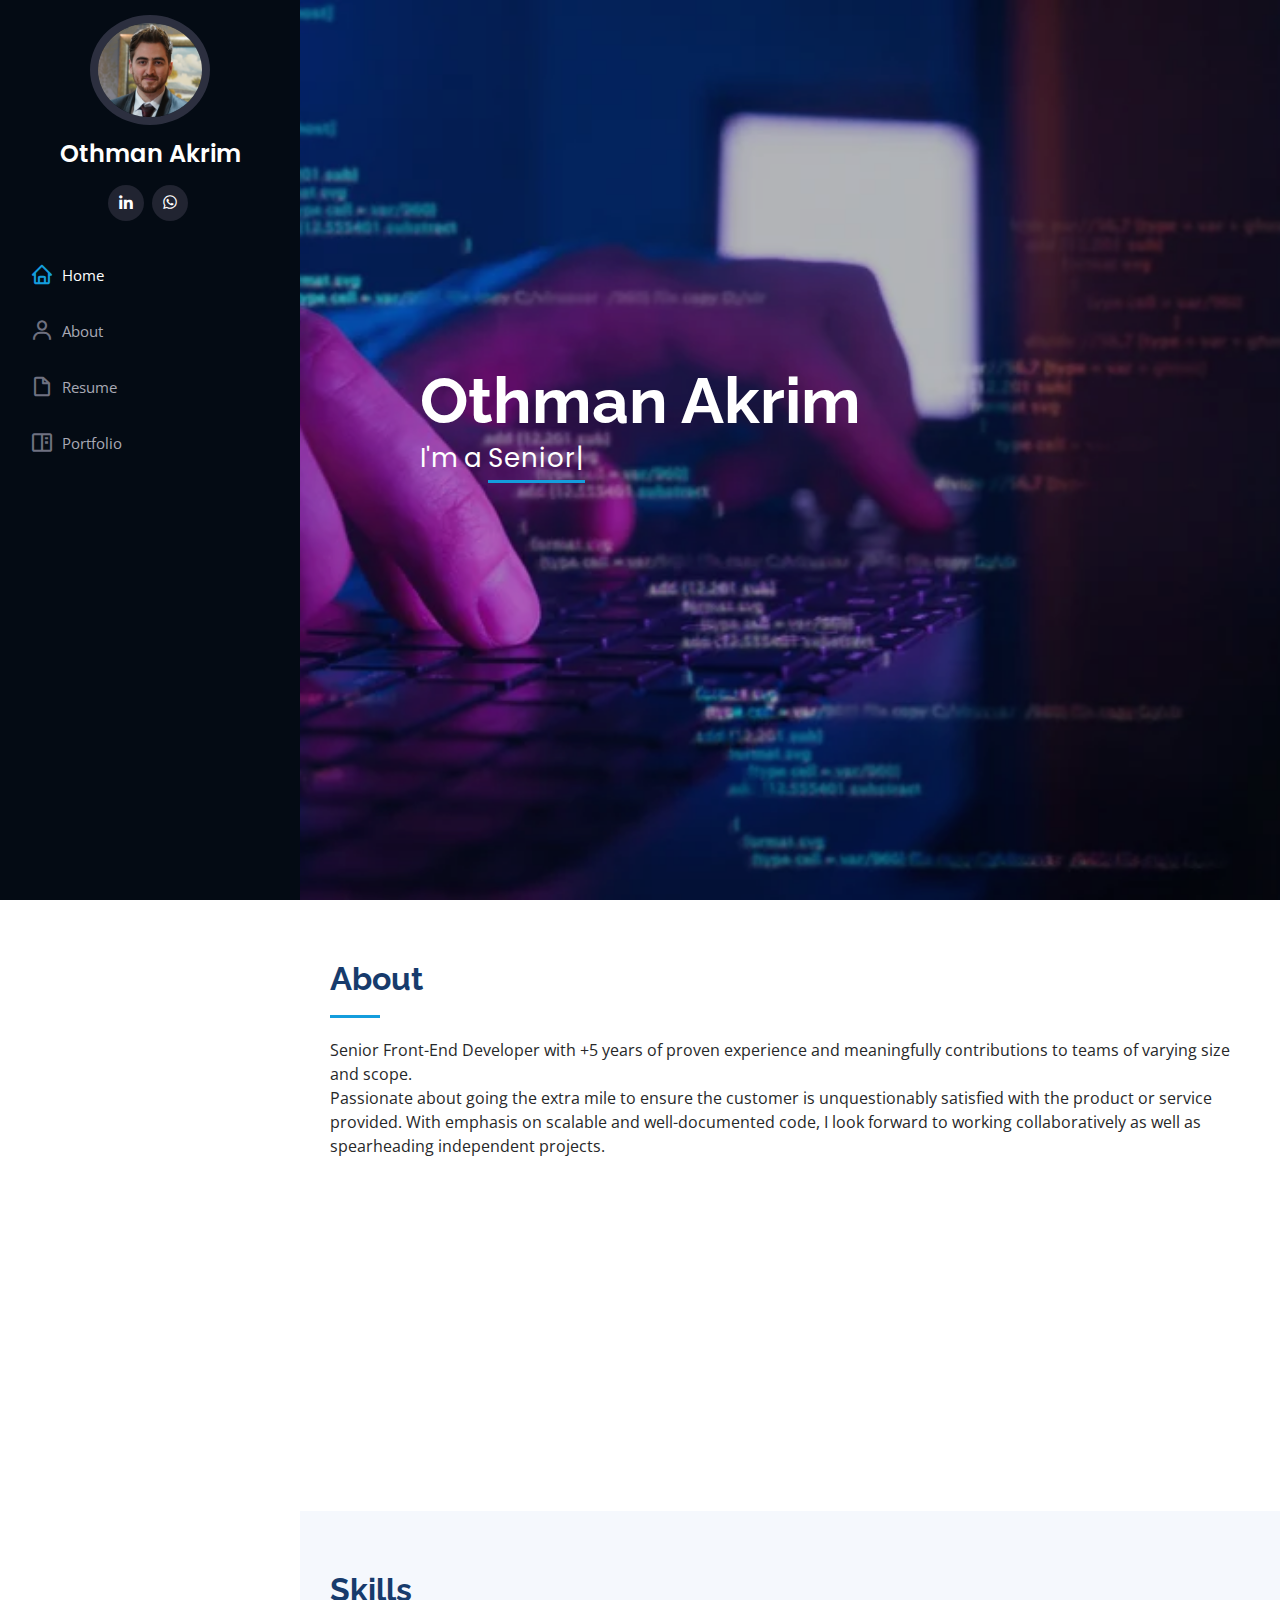
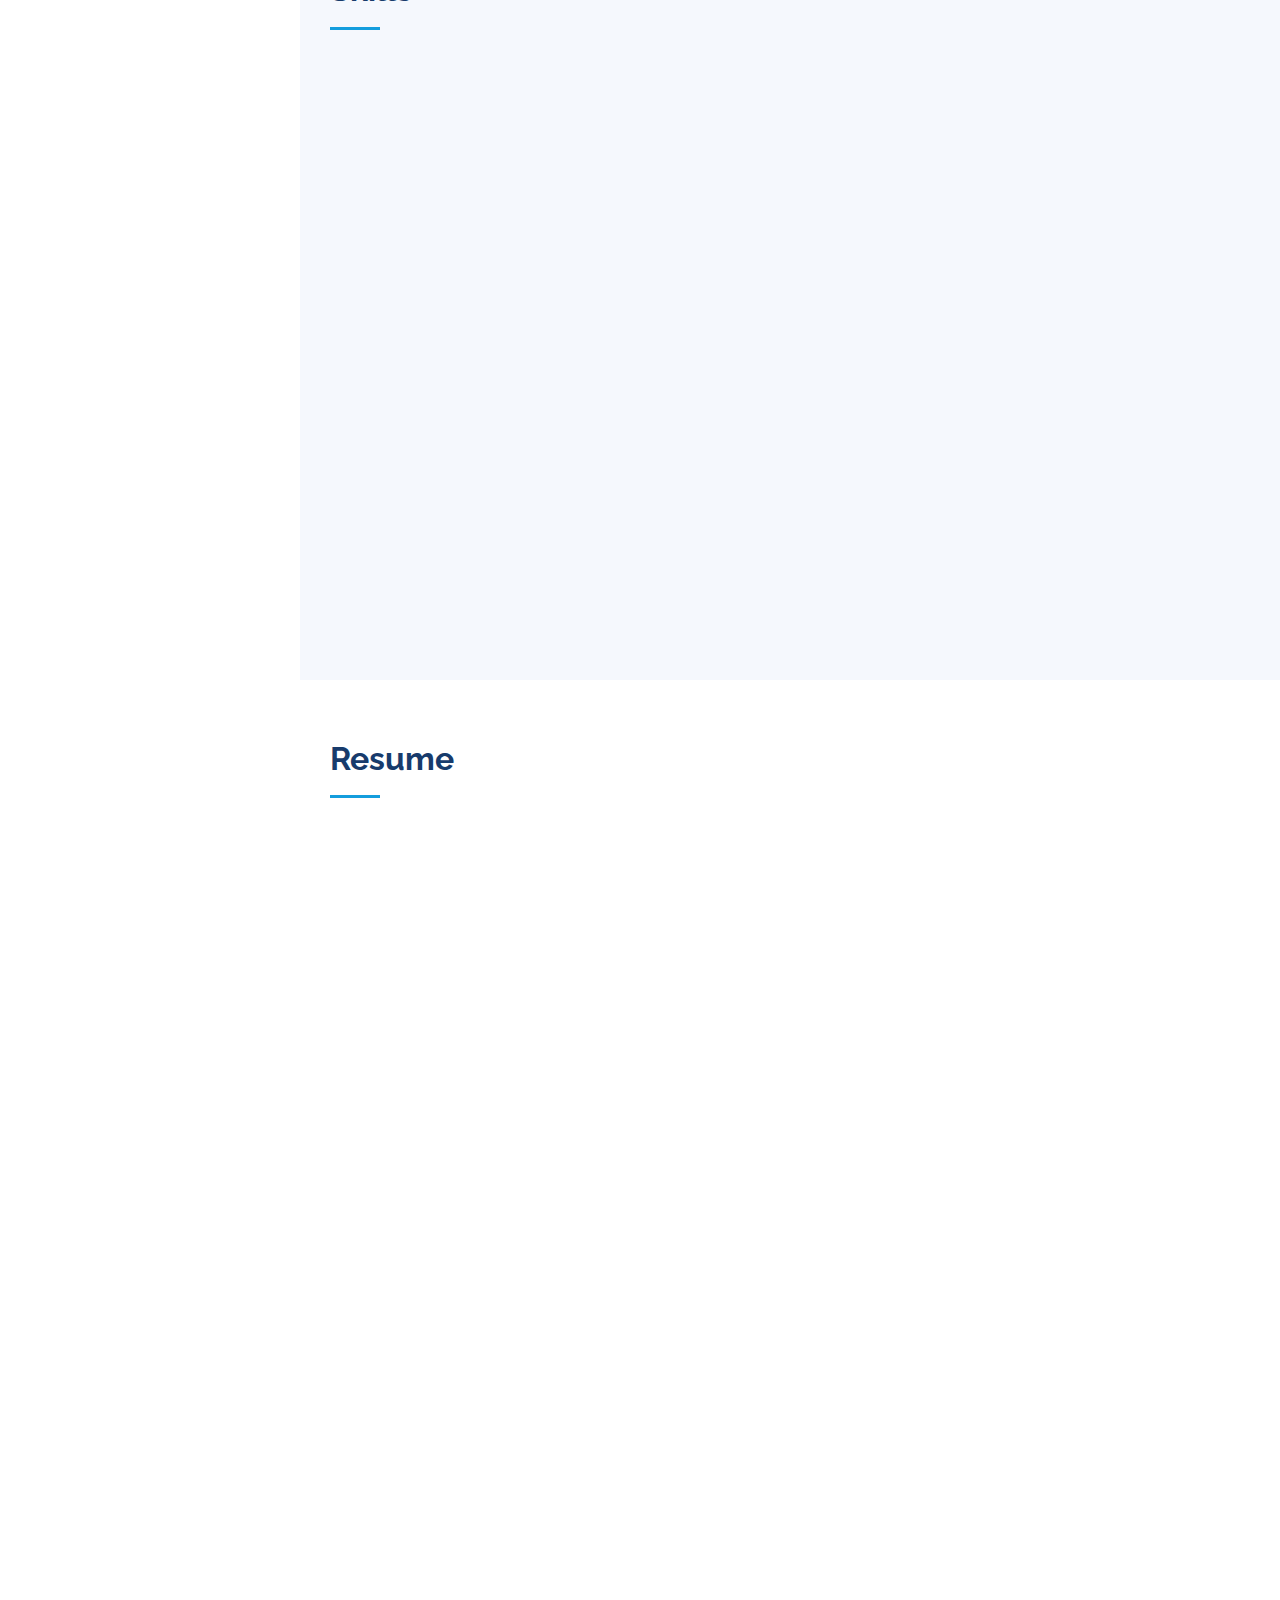
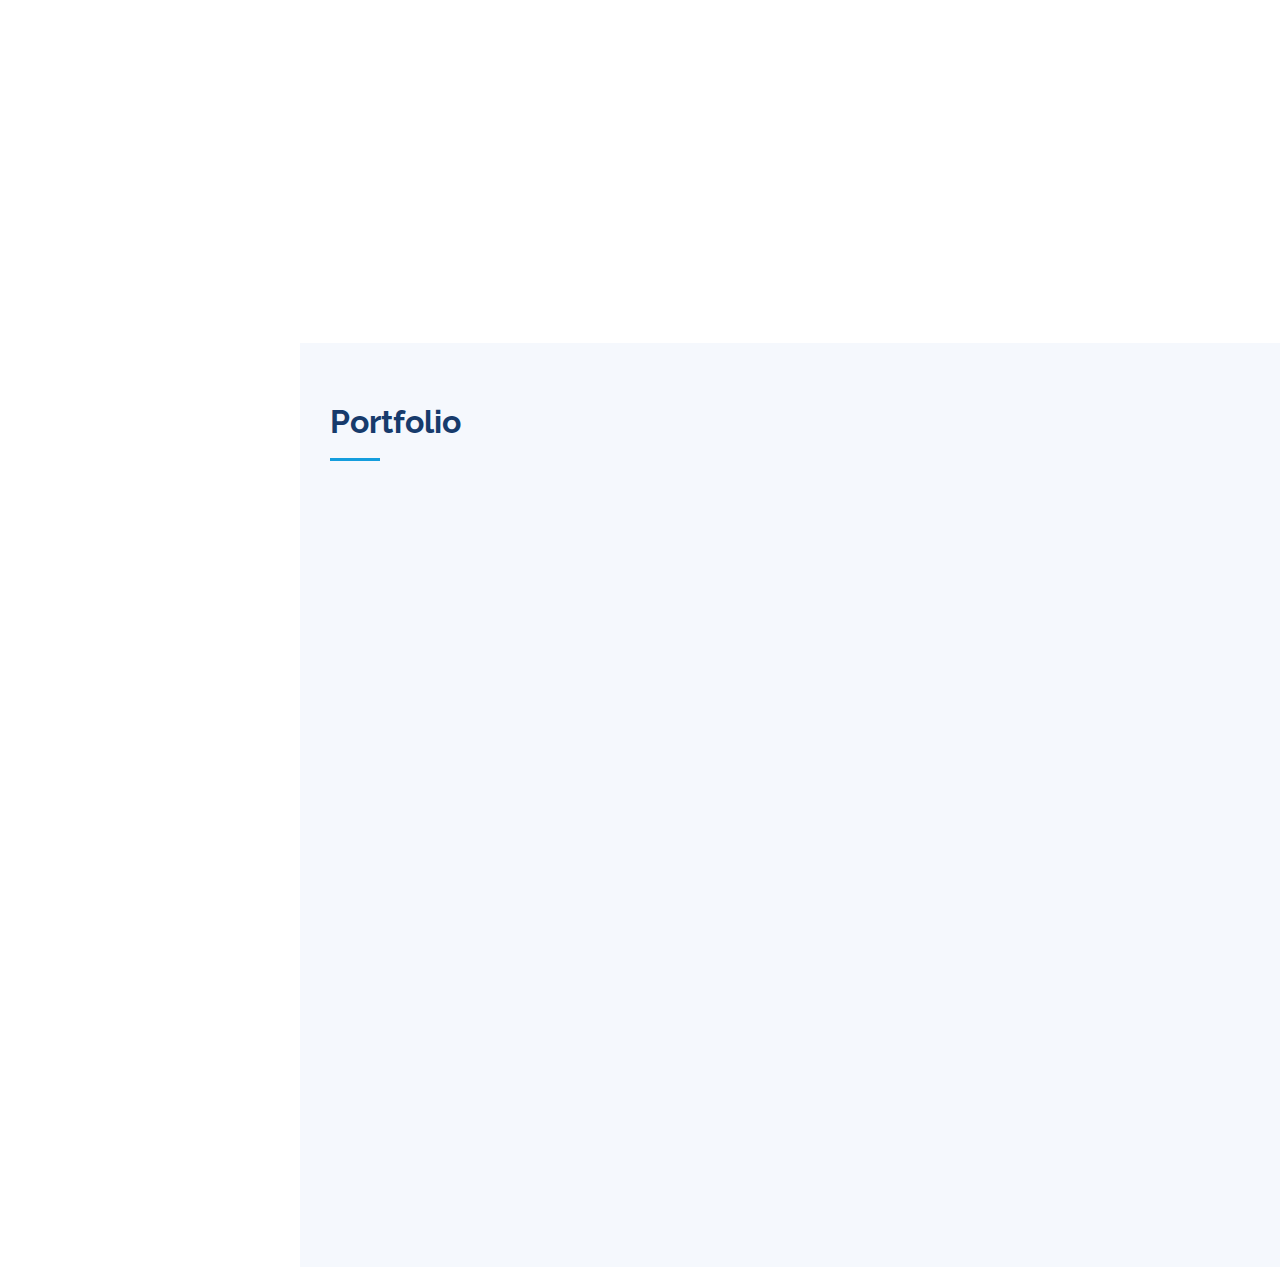
<file: index.html>
<!DOCTYPE html>
<html lang="en">

<head>
  <meta charset="utf-8">
  <meta content="width=device-width, initial-scale=1.0" name="viewport">

  <title>Othman Akrim</title>
  <meta content="" name="description">
  <meta content="" name="keywords">

  <!-- Favicons -->
  <link href="assets/img/favicon.png" rel="icon">
  <link href="assets/img/apple-touch-icon.png" rel="apple-touch-icon">

  <!-- Google Fonts -->
  <link href="https://fonts.googleapis.com/css?family=Open+Sans:300,300i,400,400i,600,600i,700,700i|Raleway:300,300i,400,400i,500,500i,600,600i,700,700i|Poppins:300,300i,400,400i,500,500i,600,600i,700,700i" rel="stylesheet">

  <!-- Vendor CSS Files -->
  <link href="assets/vendor/aos/aos.css" rel="stylesheet">
  <link href="assets/vendor/bootstrap/css/bootstrap.min.css" rel="stylesheet">
  <link href="assets/vendor/bootstrap-icons/bootstrap-icons.css" rel="stylesheet">
  <link href="assets/vendor/boxicons/css/boxicons.min.css" rel="stylesheet">
  <link href="assets/vendor/glightbox/css/glightbox.min.css" rel="stylesheet">
  <link href="assets/vendor/swiper/swiper-bundle.min.css" rel="stylesheet">

  <!-- Template Main CSS File -->
  <link href="assets/css/style.css" rel="stylesheet">

  <!-- =======================================================
  * Template Name: iPortfolio
  * Updated: May 30 2023 with Bootstrap v5.3.0
  * Template URL: https://bootstrapmade.com/iportfolio-bootstrap-portfolio-websites-template/
  * Author: BootstrapMade.com
  * License: https://bootstrapmade.com/license/
  ======================================================== -->
</head>

<body>

  <!-- ======= Mobile nav toggle button ======= -->
  <i class="bi bi-list mobile-nav-toggle d-xl-none"></i>

  <!-- ======= Header ======= -->
  <header id="header">
    <div class="d-flex flex-column">

      <div class="profile">
        <img src="assets/img/otman.png" alt="" class="img-fluid rounded-circle">
        <h1 class="text-light"><a href="index.html">Othman Akrim</a></h1>
        <div class="social-links mt-3 text-center">
          <!-- <a href="#" class="twitter"><i class="bx bxl-twitter"></i></a>
          <a href="#" class="facebook"><i class="bx bxl-facebook"></i></a>
          <a href="#" class="instagram"><i class="bx bxl-instagram"></i></a> -->
          <a href="https://www.linkedin.com/in/othman-akrim-04b65024b/" target="_blank" class="linkedin"><i class="bx bxl-linkedin"></i></a>
          <a href="https://wa.me/+971585850631" target="_blank" class="whatsapp"><i class="bx bxl-whatsapp"></i></a>
        </div>
      </div>

      <nav id="navbar" class="nav-menu navbar">
        <ul>
          <li><a href="#hero" class="nav-link scrollto active"><i class="bx bx-home"></i> <span>Home</span></a></li>
          <li><a href="#about" class="nav-link scrollto"><i class="bx bx-user"></i> <span>About</span></a></li>
          <li><a href="#resume" class="nav-link scrollto"><i class="bx bx-file-blank"></i> <span>Resume</span></a></li>
          <li><a href="#portfolio" class="nav-link scrollto"><i class="bx bx-book-content"></i> <span>Portfolio</span></a></li>
        
        </ul>
      </nav><!-- .nav-menu -->
    </div>
  </header><!-- End Header -->

  <!-- ======= Hero Section ======= -->
  <section id="hero" class="d-flex flex-column justify-content-center align-items-center">
    <div class="hero-container" data-aos="fade-in">
      <h1>Othman Akrim</h1>
      <p>I'm a <span class="typed" data-typed-items="Senior Frontend Developer"></span></p>
    </div>
  </section><!-- End Hero -->

  <main id="main">

    <!-- ======= About Section ======= -->
    <section id="about" class="about">
      <div class="container">

        <div class="section-title">
          <h2>About</h2>
          <p>
              Senior Front-End Developer with +5 years of proven experience and meaningfully contributions to teams of varying size and scope. 
              <br/>
              Passionate about going the extra mile to ensure the customer is 
              unquestionably satisfied with the product or service provided. With emphasis on scalable and well-documented code, I look forward to working collaboratively as well as spearheading independent projects. 
           </p>
        </div>

        <div class="row">
          <div class="col-lg-4" data-aos="fade-right">
            <img src="assets/img/otman.png" class="img-fluid" alt="">
          </div>
          <div class="col-lg-8 pt-4 pt-lg-0 content" data-aos="fade-left">
            <h3>Senior Frontend Web Developer.</h3>
            <!-- <p class="fst-italic">
              Lorem ipsum dolor sit amet, consectetur adipiscing elit, sed do eiusmod tempor incididunt ut labore et dolore
              magna aliqua.
            </p> -->
            <div class="row mt-4">
              <div class="col-lg-6">
                <ul>
                  <li><i class="bi bi-chevron-right"></i> <strong>Birthday:</strong> <span>12 jun 1995</span></li>
                  <!-- <li><i class="bi bi-chevron-right"></i> <strong>Website:</strong> <span>www.example.com</span></li> -->
                  <li><i class="bi bi-chevron-right"></i> <strong>Phone:</strong> <a href="tel:00971585850631">+971585850631</a></li>
                  <li><i class="bi bi-chevron-right"></i> <strong>City:</strong> <span>Dubai, UAE</span></li>
                </ul>
              </div>
              <div class="col-lg-6">
                <ul>
                  <li><i class="bi bi-chevron-right"></i> <strong>Age:</strong> <span>28</span></li>
                  <li><i class="bi bi-chevron-right"></i> <strong>Degree:</strong> <span>Bachelor Degree in Communications Engineering</span></li>
                  <li><i class="bi bi-chevron-right"></i> <strong>Email:</strong> <a href="mailto:osmanakream@gmail.com">osmanakream@gmail.com</a></li>
                  <!-- <li><i class="bi bi-chevron-right"></i> <strong>Freelance:</strong> <span>Available</span></li> -->
                </ul>
              </div>
            </div>
<!--             <p>
              I'm an experienced Front-end Engineer with 5+ years of experience.
              I started my career with some small freelance projects then I started in
              2018 to have a real job and I'm pursuing to achieve my dream to be a
              developer who places a fingerprint using his career.
            </p> -->
          </div>
        </div>

      </div>
    </section><!-- End About Section -->

    <!-- ======= Facts Section ======= -->
    <!-- <section id="facts" class="facts">
      <div class="container">

        <div class="section-title">
          <h2>Facts</h2>
          <p>Magnam dolores commodi suscipit. Necessitatibus eius consequatur ex aliquid fuga eum quidem. Sit sint consectetur velit. Quisquam quos quisquam cupiditate. Et nemo qui impedit suscipit alias ea. Quia fugiat sit in iste officiis commodi quidem hic quas.</p>
        </div>

        <div class="row no-gutters">

          <div class="col-lg-3 col-md-6 d-md-flex align-items-md-stretch" data-aos="fade-up">
            <div class="count-box">
              <i class="bi bi-emoji-smile"></i>
              <span data-purecounter-start="0" data-purecounter-end="232" data-purecounter-duration="1" class="purecounter"></span>
              <p><strong>Happy Clients</strong> consequuntur quae</p>
            </div>
          </div>

          <div class="col-lg-3 col-md-6 d-md-flex align-items-md-stretch" data-aos="fade-up" data-aos-delay="100">
            <div class="count-box">
              <i class="bi bi-journal-richtext"></i>
              <span data-purecounter-start="0" data-purecounter-end="521" data-purecounter-duration="1" class="purecounter"></span>
              <p><strong>Projects</strong> adipisci atque cum quia aut</p>
            </div>
          </div>

          <div class="col-lg-3 col-md-6 d-md-flex align-items-md-stretch" data-aos="fade-up" data-aos-delay="200">
            <div class="count-box">
              <i class="bi bi-headset"></i>
              <span data-purecounter-start="0" data-purecounter-end="1453" data-purecounter-duration="1" class="purecounter"></span>
              <p><strong>Hours Of Support</strong> aut commodi quaerat</p>
            </div>
          </div>

          <div class="col-lg-3 col-md-6 d-md-flex align-items-md-stretch" data-aos="fade-up" data-aos-delay="300">
            <div class="count-box">
              <i class="bi bi-people"></i>
              <span data-purecounter-start="0" data-purecounter-end="32" data-purecounter-duration="1" class="purecounter"></span>
              <p><strong>Hard Workers</strong> rerum asperiores dolor</p>
            </div>
          </div>

        </div>

      </div>
    </section> -->
    <!-- End Facts Section -->

    <!-- ======= Skills Section ======= -->
    <section id="skills" class="skills section-bg">
      <div class="container">

        <div class="section-title">
          <h2>Skills</h2>
          <!-- <p>Magnam dolores commodi suscipit. Necessitatibus eius consequatur ex aliquid fuga eum quidem. Sit sint consectetur velit. Quisquam quos quisquam cupiditate. Et nemo qui impedit suscipit alias ea. Quia fugiat sit in iste officiis commodi quidem hic quas.</p> -->
        </div>

        <div class="row skills-content">

          <div class="col-lg-6" data-aos="fade-up">

            <div class="progress">
              <span class="skill">HTML & CSS <i class="val">100%</i></span>
              <div class="progress-bar-wrap">
                <div class="progress-bar" role="progressbar" aria-valuenow="100" aria-valuemin="0" aria-valuemax="100"></div>
              </div>
            </div>

            <div class="progress">
              <span class="skill">JavaScript  <i class="val">100%</i></span>
              <div class="progress-bar-wrap">
                <div class="progress-bar" role="progressbar" aria-valuenow="100" aria-valuemin="0" aria-valuemax="100"></div>
              </div>
            </div>

            <div class="progress">
              <span class="skill">ReactJs  <i class="val">100%</i></span>
              <div class="progress-bar-wrap">
                <div class="progress-bar" role="progressbar" aria-valuenow="100" aria-valuemin="0" aria-valuemax="100"></div>
              </div>
            </div>

            <div class="progress">
              <span class="skill">Material UI  <i class="val">70%</i></span>
              <div class="progress-bar-wrap">
                <div class="progress-bar" role="progressbar" aria-valuenow="70" aria-valuemin="0" aria-valuemax="100"></div>
              </div>
            </div>

            <div class="progress">
              <span class="skill">redux  <i class="val">100%</i></span>
              <div class="progress-bar-wrap">
                <div class="progress-bar" role="progressbar" aria-valuenow="100" aria-valuemin="0" aria-valuemax="100"></div>
              </div>
            </div>

            <div class="progress">
              <span class="skill">Jest  <i class="val">50%</i></span>
              <div class="progress-bar-wrap">
                <div class="progress-bar" role="progressbar" aria-valuenow="50" aria-valuemin="0" aria-valuemax="100"></div>
              </div>
            </div>

            <div class="progress">
              <span class="skill">GSAP Animation <i class="val">80%</i></span>
              <div class="progress-bar-wrap">
                <div class="progress-bar" role="progressbar" aria-valuenow="80" aria-valuemin="0" aria-valuemax="100"></div>
              </div>
            </div>

            <div class="progress">
              <span class="skill">NodeJs <i class="val">60%</i></span>
              <div class="progress-bar-wrap">
                <div class="progress-bar" role="progressbar" aria-valuenow="60" aria-valuemin="0" aria-valuemax="100"></div>
              </div>
            </div>

            <div class="progress">
              <span class="skill">MongoDB 
                <i class="val">40%</i></span>
              <div class="progress-bar-wrap">
                <div class="progress-bar" role="progressbar" aria-valuenow="40" aria-valuemin="0" aria-valuemax="100"></div>
              </div>
            </div>

          </div>

          <div class="col-lg-6" data-aos="fade-up" data-aos-delay="100">

            <div class="progress">
              <span class="skill">NextJs <i class="val">100%</i></span>
              <div class="progress-bar-wrap">
                <div class="progress-bar" role="progressbar" aria-valuenow="100" aria-valuemin="0" aria-valuemax="100"></div>
              </div>
            </div>

            <div class="progress">
              <span class="skill">TypeScript /CMS <i class="val">80%</i></span>
              <div class="progress-bar-wrap">
                <div class="progress-bar" role="progressbar" aria-valuenow="80" aria-valuemin="0" aria-valuemax="100"></div>
              </div>
            </div>

            <div class="progress">
              <span class="skill">TailwindCss  <i class="val">100%</i></span>
              <div class="progress-bar-wrap">
                <div class="progress-bar" role="progressbar" aria-valuenow="100" aria-valuemin="0" aria-valuemax="100"></div>
              </div>
            </div>

            <div class="progress">
              <span class="skill">GIT  <i class="val">80%</i></span>
              <div class="progress-bar-wrap">
                <div class="progress-bar" role="progressbar" aria-valuenow="80" aria-valuemin="0" aria-valuemax="100"></div>
              </div>
            </div>

            <div class="progress">
              <span class="skill">GraphQL  <i class="val">70%</i></span>
              <div class="progress-bar-wrap">
                <div class="progress-bar" role="progressbar" aria-valuenow="70" aria-valuemin="0" aria-valuemax="100"></div>
              </div>
            </div>

            <div class="progress">
              <span class="skill">Agile & Scrum  <i class="val">70%</i></span>
              <div class="progress-bar-wrap">
                <div class="progress-bar" role="progressbar" aria-valuenow="70" aria-valuemin="0" aria-valuemax="100"></div>
              </div>
            </div>

            <div class="progress">
              <span class="skill">Docker  <i class="val">50%</i></span>
              <div class="progress-bar-wrap">
                <div class="progress-bar" role="progressbar" aria-valuenow="50" aria-valuemin="0" aria-valuemax="100"></div>
              </div>
            </div>

            <div class="progress">
              <span class="skill">ExpressJs  <i class="val">50%</i></span>
              <div class="progress-bar-wrap">
                <div class="progress-bar" role="progressbar" aria-valuenow="50" aria-valuemin="0" aria-valuemax="100"></div>
              </div>
            </div>

          </div>

        </div>

      </div>
    </section><!-- End Skills Section -->

    <!-- ======= Resume Section ======= -->
    <section id="resume" class="resume">
      <div class="container">

        <div class="section-title">
          <h2>Resume</h2>
          <!-- <p>Magnam dolores commodi suscipit. Necessitatibus eius consequatur ex aliquid fuga eum quidem. Sit sint consectetur velit. Quisquam quos quisquam cupiditate. Et nemo qui impedit suscipit alias ea. Quia fugiat sit in iste officiis commodi quidem hic quas.</p> -->
        </div>

        <div class="row">
        
          <div class="col-lg-6" data-aos="fade-up" data-aos-delay="100">
            <h3 class="resume-title">Work Experience</h3>
            <div class="resume-item">
              <h4>Frontend Web Developer</h4>
              <h5>2019 - Present</h5>
              <p><em>LARSA Technologies, Dubai </em></p>
              <ul>
                <li>Maintaining newly developed and legacy systems high-profile
                  progressive web application utilizing. using microservices Front
                  End: TypeScript, React.js, Redux, Next.js, Tailwind CSS.</li>
                <li>Developing advanced and large services for government institutions. Such as educational services like (Linked In learning),
                  Headless CMS Like (Strapi& Contentful), traditional CMS, journalsystem (Like Manuscript Manager), and awards programs etc. </li>
                
              </ul>
            </div>
            <div class="resume-item">
              <h4>Frontend Web Developer</h4>
              <h5>2018 - 2019</h5>
              <p><em>SoftTech, Damascus</em></p>
              <ul>
                <li>Developed and maintained websites and CMS for the company.</li>
                <li>Worked to ensure a perfect user experience.</li>
                <li>Helped to achieve a consistent look and visual theme
                  across the website.</li>
                <li>technologies: React.js, HTML, CSS, Material UI, JavaScript. </li>
              </ul>
            </div>
            <div class="resume-item">
              <h4>Frontend Web Developer</h4>
              <h5>2017 - Present</h5>
              <p><em>Freelancer</em></p>
              <ul>
                <li> Developed and maintained simple websites and CMS for
                  my clients. </li>
                <li>technologies: React.j, HTML, CSS, Material UI, JavaScript. </li>
               
              </ul>
            </div>
          </div>
          <div class="col-lg-6" data-aos="fade-up">
            <!-- <h3 class="resume-title">Sumary</h3>
            <div class="resume-item pb-0">
              <h4>Alex Smith</h4>
              <p><em>Innovative and deadline-driven Graphic Designer with 3+ years of experience designing and developing user-centered digital/print marketing material from initial concept to final, polished deliverable.</em></p>
              <ul>
                <li>Portland par 127,Orlando, FL</li>
                <li>(123) 456-7891</li>
                <li>alice.barkley@example.com</li>
              </ul>
            </div> -->

            <h3 class="resume-title">Education</h3>
            <div class="resume-item">
              <h4>Electronics and communications Engineering</h4>
              <h5>2013 - 2020</h5>
              <p><em>Damascus University, Damascus</em></p>
              <p>Graduated with a rating of very good. </p>
            </div>
            <!-- <div class="resume-item">
              <h4>Bachelor of Fine Arts &amp; Graphic Design</h4>
              <h5>2010 - 2014</h5>
              <p><em>Rochester Institute of Technology, Rochester, NY</em></p>
              <p>Quia nobis sequi est occaecati aut. Repudiandae et iusto quae reiciendis et quis Eius vel ratione eius unde vitae rerum voluptates asperiores voluptatem Earum molestiae consequatur neque etlon sader mart dila</p>
            </div> -->
          </div>
        </div>

      </div>
    </section><!-- End Resume Section -->

    <!-- ======= Portfolio Section ======= -->
    <section id="portfolio" class="portfolio section-bg">
      <div class="container">

        <div class="section-title">
          <h2>Portfolio</h2>
          <!-- <p>Magnam dolores commodi suscipit. Necessitatibus eius consequatur ex aliquid fuga eum quidem. Sit sint consectetur velit. Quisquam quos quisquam cupiditate. Et nemo qui impedit suscipit alias ea. Quia fugiat sit in iste officiis commodi quidem hic quas.</p> -->
        </div>

        <!-- <div class="row" data-aos="fade-up">
          <div class="col-lg-12 d-flex justify-content-center">
            <ul id="portfolio-flters">
              <li data-filter="*" class="filter-active">All</li>
              <li data-filter=".filter-app">App</li>
              <li data-filter=".filter-card">Card</li>
              <li data-filter=".filter-web">Web</li>
            </ul>
          </div>
        </div> -->

        <div class="row portfolio-container" data-aos="fade-up" data-aos-delay="100">

          <div class="col-lg-4 col-md-6 portfolio-item filter-app">
            <div class="portfolio-wrap">
              <img src="assets/img/portfolio/wgc.png" class="img-fluid" alt="">
              <div class="portfolio-links">
                <a href="assets/img/portfolio/wgc.png" data-gallery="portfolioGallery" class="portfolio-lightbox" title="App 1"><i class="bx bx-plus"></i></a>
                <a href="https://wgc.ae" target="_blank" title="More Details"><i class="bx bx-link"></i></a>
              </div>
            </div>
          </div>

          <div class="col-lg-4 col-md-6 portfolio-item filter-web">
            <div class="portfolio-wrap">
              <img src="assets/img/portfolio/businesshub.png" class="img-fluid" alt="">
              <div class="portfolio-links">
                <a href="assets/img/portfolio/businesshub.png" data-gallery="portfolioGallery" class="portfolio-lightbox" title="Web 3"><i class="bx bx-plus"></i></a>
                <a href="https://www.businesshub.com.qa/" target="_blank" title="More Details"><i class="bx bx-link"></i></a>
              </div>
            </div>
          </div>

          <div class="col-lg-4 col-md-6 portfolio-item filter-app">
            <div class="portfolio-wrap">
              <img src="assets/img/portfolio/larsa.png" class="img-fluid" alt=""
              style='background-position: cover;'>
              <div class="portfolio-links">
                <a href="assets/img/portfolio/larsa.png" data-gallery="portfolioGallery" class="portfolio-lightbox" title="App 2"><i class="bx bx-plus"></i></a>
                <a href="https://www.larsa.org/" target="_blank" title="More Details"><i class="bx bx-link"></i></a>
              </div>
            </div>
          </div>

          <div class="col-lg-4 col-md-6 portfolio-item filter-app">
            <div class="portfolio-wrap">
              <img src="assets/img/portfolio/fablab.png" class="img-fluid" alt="">
              <div class="portfolio-links">
                <a href="assets/img/portfolio/fablab.png" data-gallery="portfolioGallery" class="portfolio-lightbox" title="App 2"><i class="bx bx-plus"></i></a>
                <a href="https://fablab.ae/" target="_blank" title="More Details"><i class="bx bx-link"></i></a>
              </div>
            </div>
          </div>

          <div class="col-lg-4 col-md-6 portfolio-item filter-app">
            <div class="portfolio-wrap">
              <img src="assets/img/portfolio/qairwan.png" class="img-fluid" alt="">
              <div class="portfolio-links">
                <a href="assets/img/portfolio/qairwan.png" data-gallery="portfolioGallery" class="portfolio-lightbox" title="App 2"><i class="bx bx-plus"></i></a>
                <a href="https://www.alqairawan.com/" target="_blank" title="More Details"><i class="bx bx-link"></i></a>
              </div>
            </div>
          </div>

          <div class="col-lg-4 col-md-6 portfolio-item filter-app">
            <div class="portfolio-wrap">
              <img src="assets/img/portfolio/mhub.png" class="img-fluid" alt="">
              <div class="portfolio-links">
                <a href="assets/img/portfolio/mhub.png" data-gallery="portfolioGallery" class="portfolio-lightbox" title="App 2"><i class="bx bx-plus"></i></a>
                <a href="https://m-hub.ae/" target="_blank" title="More Details"><i class="bx bx-link"></i></a>
              </div>
            </div>
          </div>

          <div class="col-lg-4 col-md-6 portfolio-item filter-app">
            <div class="portfolio-wrap">
              <img src="assets/img/portfolio/city.png" class="img-fluid" alt="">
              <div class="portfolio-links">
                <a href="assets/img/portfolio/city.png" data-gallery="portfolioGallery" class="portfolio-lightbox" title="App 2"><i class="bx bx-plus"></i></a>
                <a href="https://citygrain.uk/" target="_blank" title="More Details"><i class="bx bx-link"></i></a>
              </div>
            </div>
          </div>

          <div class="col-lg-4 col-md-6 portfolio-item filter-app">
            <div class="portfolio-wrap">
              <img src="assets/img/portfolio/auction.png" class="img-fluid" alt="">
              <div class="portfolio-links">
                <a href="assets/img/portfolio/auction.png" data-gallery="portfolioGallery" class="portfolio-lightbox" title="App 2"><i class="bx bx-plus"></i></a>
                <!-- <a href="https://m-hub.ae//" target="_blank" title="More Details"><i class="bx bx-link"></i></a> -->
              </div>
            </div>
          </div>

          <div class="col-lg-4 col-md-6 portfolio-item filter-app">
            <div class="portfolio-wrap">
              <img src="assets/img/portfolio/rseem.png" class="img-fluid" alt="">
              <div class="portfolio-links">
                <a href="assets/img/portfolio/rseem.png" data-gallery="portfolioGallery" class="portfolio-lightbox" title="App 2"><i class="bx bx-plus"></i></a>
                <!-- <a href="https://m-hub.ae//" target="_blank" title="More Details"><i class="bx bx-link"></i></a> -->
              </div>
            </div>
          </div>

          <div class="col-lg-4 col-md-6 portfolio-item filter-app">
            <div class="portfolio-wrap">
              <img src="assets/img/portfolio/award.png" class="img-fluid" alt="">
              <div class="portfolio-links">
                <a href="assets/img/portfolio/award.png" data-gallery="portfolioGallery" class="portfolio-lightbox" title="App 2"><i class="bx bx-plus"></i></a>
                <!-- <a href="https://m-hub.ae//" target="_blank" title="More Details"><i class="bx bx-link"></i></a> -->
              </div>
            </div>
          </div>

          <div class="col-lg-4 col-md-6 portfolio-item filter-app">
            <div class="portfolio-wrap">
              <img src="assets/img/portfolio/uof.png" class="img-fluid" alt="">
              <div class="portfolio-links">
                <a href="assets/img/portfolio/uof.png" data-gallery="portfolioGallery" class="portfolio-lightbox" title="App 2"><i class="bx bx-plus"></i></a>
                <!-- <a href="https://m-hub.ae//" target="_blank" title="More Details"><i class="bx bx-link"></i></a> -->
              </div>
            </div>
          </div>

          <div class="col-lg-4 col-md-6 portfolio-item filter-app">
            <div class="portfolio-wrap">
              <img src="assets/img/portfolio/vim.png" class="img-fluid" alt="">
              <div class="portfolio-links">
                <a href="assets/img/portfolio/vim.png" data-gallery="portfolioGallery" class="portfolio-lightbox" title="App 2"><i class="bx bx-plus"></i></a>
                <!-- <a href="https://m-hub.ae//" target="_blank" title="More Details"><i class="bx bx-link"></i></a> -->
              </div>
            </div>
          </div>

        
        </div>

      </div>
    </section>
    <!-- End Portfolio Section -->

    <!-- ======= Services Section ======= -->
    <!-- <section id="services" class="services">
      <div class="container">

        <div class="section-title">
          <h2>Services</h2>
          <p>Magnam dolores commodi suscipit. Necessitatibus eius consequatur ex aliquid fuga eum quidem. Sit sint consectetur velit. Quisquam quos quisquam cupiditate. Et nemo qui impedit suscipit alias ea. Quia fugiat sit in iste officiis commodi quidem hic quas.</p>
        </div>

        <div class="row">
          <div class="col-lg-4 col-md-6 icon-box" data-aos="fade-up">
            <div class="icon"><i class="bi bi-briefcase"></i></div>
            <h4 class="title"><a href="">Lorem Ipsum</a></h4>
            <p class="description">Voluptatum deleniti atque corrupti quos dolores et quas molestias excepturi sint occaecati cupiditate non provident</p>
          </div>
          <div class="col-lg-4 col-md-6 icon-box" data-aos="fade-up" data-aos-delay="100">
            <div class="icon"><i class="bi bi-card-checklist"></i></div>
            <h4 class="title"><a href="">Dolor Sitema</a></h4>
            <p class="description">Minim veniam, quis nostrud exercitation ullamco laboris nisi ut aliquip ex ea commodo consequat tarad limino ata</p>
          </div>
          <div class="col-lg-4 col-md-6 icon-box" data-aos="fade-up" data-aos-delay="200">
            <div class="icon"><i class="bi bi-bar-chart"></i></div>
            <h4 class="title"><a href="">Sed ut perspiciatis</a></h4>
            <p class="description">Duis aute irure dolor in reprehenderit in voluptate velit esse cillum dolore eu fugiat nulla pariatur</p>
          </div>
          <div class="col-lg-4 col-md-6 icon-box" data-aos="fade-up" data-aos-delay="300">
            <div class="icon"><i class="bi bi-binoculars"></i></div>
            <h4 class="title"><a href="">Magni Dolores</a></h4>
            <p class="description">Excepteur sint occaecat cupidatat non proident, sunt in culpa qui officia deserunt mollit anim id est laborum</p>
          </div>
          <div class="col-lg-4 col-md-6 icon-box" data-aos="fade-up" data-aos-delay="400">
            <div class="icon"><i class="bi bi-brightness-high"></i></div>
            <h4 class="title"><a href="">Nemo Enim</a></h4>
            <p class="description">At vero eos et accusamus et iusto odio dignissimos ducimus qui blanditiis praesentium voluptatum deleniti atque</p>
          </div>
          <div class="col-lg-4 col-md-6 icon-box" data-aos="fade-up" data-aos-delay="500">
            <div class="icon"><i class="bi bi-calendar4-week"></i></div>
            <h4 class="title"><a href="">Eiusmod Tempor</a></h4>
            <p class="description">Et harum quidem rerum facilis est et expedita distinctio. Nam libero tempore, cum soluta nobis est eligendi</p>
          </div>
        </div>

      </div>
    </section> -->
    <!-- End Services Section -->

   

    <!-- ======= Contact Section ======= -->
   

  </main><!-- End #main -->

  <!-- ======= Footer ======= -->
 

  <a href="#" class="back-to-top d-flex align-items-center justify-content-center"><i class="bi bi-arrow-up-short"></i></a>

  <!-- Vendor JS Files -->
  <script src="assets/vendor/purecounter/purecounter_vanilla.js"></script>
  <script src="assets/vendor/aos/aos.js"></script>
  <script src="assets/vendor/bootstrap/js/bootstrap.bundle.min.js"></script>
  <script src="assets/vendor/glightbox/js/glightbox.min.js"></script>
  <script src="assets/vendor/isotope-layout/isotope.pkgd.min.js"></script>
  <script src="assets/vendor/swiper/swiper-bundle.min.js"></script>
  <script src="assets/vendor/typed.js/typed.umd.js"></script>
  <script src="assets/vendor/waypoints/noframework.waypoints.js"></script>
  <script src="assets/vendor/php-email-form/validate.js"></script>

  <!-- Template Main JS File -->
  <script src="assets/js/main.js"></script>

</body>

</html>
</file>
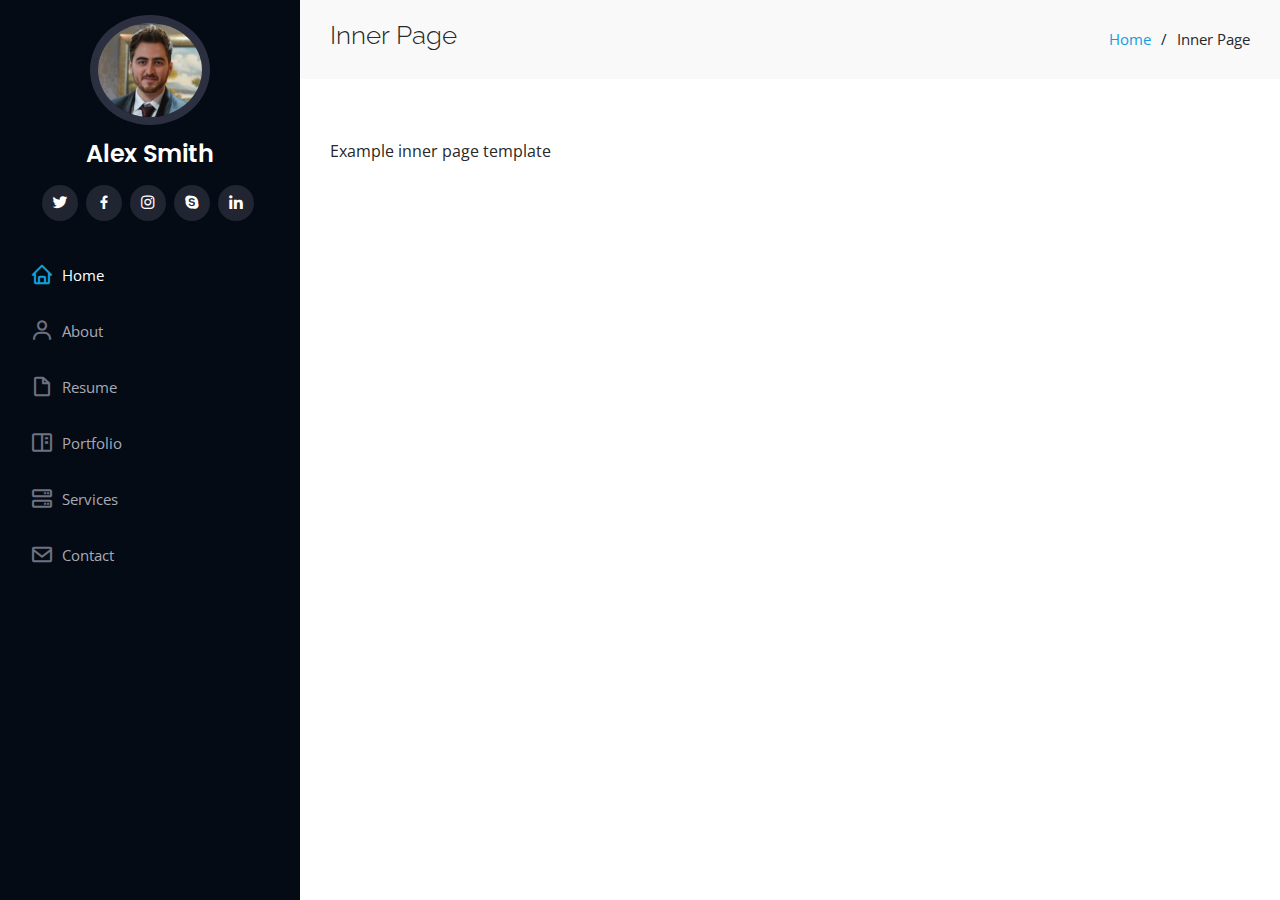
<file: inner-page.html>
<!DOCTYPE html>
<html lang="en">

<head>
  <meta charset="utf-8">
  <meta content="width=device-width, initial-scale=1.0" name="viewport">

  <title>Inner Page - iPortfolio Bootstrap Template</title>
  <meta content="" name="description">
  <meta content="" name="keywords">

  <!-- Favicons -->
  <link href="assets/img/favicon.png" rel="icon">
  <link href="assets/img/apple-touch-icon.png" rel="apple-touch-icon">

  <!-- Google Fonts -->
  <link href="https://fonts.googleapis.com/css?family=Open+Sans:300,300i,400,400i,600,600i,700,700i|Raleway:300,300i,400,400i,500,500i,600,600i,700,700i|Poppins:300,300i,400,400i,500,500i,600,600i,700,700i" rel="stylesheet">

  <!-- Vendor CSS Files -->
  <link href="assets/vendor/aos/aos.css" rel="stylesheet">
  <link href="assets/vendor/bootstrap/css/bootstrap.min.css" rel="stylesheet">
  <link href="assets/vendor/bootstrap-icons/bootstrap-icons.css" rel="stylesheet">
  <link href="assets/vendor/boxicons/css/boxicons.min.css" rel="stylesheet">
  <link href="assets/vendor/glightbox/css/glightbox.min.css" rel="stylesheet">
  <link href="assets/vendor/swiper/swiper-bundle.min.css" rel="stylesheet">

  <!-- Template Main CSS File -->
  <link href="assets/css/style.css" rel="stylesheet">

  <!-- =======================================================
  * Template Name: iPortfolio
  * Updated: May 30 2023 with Bootstrap v5.3.0
  * Template URL: https://bootstrapmade.com/iportfolio-bootstrap-portfolio-websites-template/
  * Author: BootstrapMade.com
  * License: https://bootstrapmade.com/license/
  ======================================================== -->
</head>

<body>

  <!-- ======= Mobile nav toggle button ======= -->
  <i class="bi bi-list mobile-nav-toggle d-xl-none"></i>

  <!-- ======= Header ======= -->
  <header id="header">
    <div class="d-flex flex-column">

      <div class="profile">
        <img src="assets/img/otman.png" alt="" class="img-fluid rounded-circle">
        <h1 class="text-light"><a href="index.html">Alex Smith</a></h1>
        <div class="social-links mt-3 text-center">
          <a href="#" class="twitter"><i class="bx bxl-twitter"></i></a>
          <a href="#" class="facebook"><i class="bx bxl-facebook"></i></a>
          <a href="#" class="instagram"><i class="bx bxl-instagram"></i></a>
          <a href="#" class="google-plus"><i class="bx bxl-skype"></i></a>
          <a href="#" class="linkedin"><i class="bx bxl-linkedin"></i></a>
        </div>
      </div>

      <nav id="navbar" class="nav-menu navbar">
        <ul>
          <li><a href="#hero" class="nav-link scrollto active"><i class="bx bx-home"></i> <span>Home</span></a></li>
          <li><a href="#about" class="nav-link scrollto"><i class="bx bx-user"></i> <span>About</span></a></li>
          <li><a href="#resume" class="nav-link scrollto"><i class="bx bx-file-blank"></i> <span>Resume</span></a></li>
          <li><a href="#portfolio" class="nav-link scrollto"><i class="bx bx-book-content"></i> <span>Portfolio</span></a></li>
          <li><a href="#services" class="nav-link scrollto"><i class="bx bx-server"></i> <span>Services</span></a></li>
          <li><a href="#contact" class="nav-link scrollto"><i class="bx bx-envelope"></i> <span>Contact</span></a></li>
        </ul>
      </nav><!-- .nav-menu -->
    </div>
  </header><!-- End Header -->

  <main id="main">

    <!-- ======= Breadcrumbs ======= -->
    <section class="breadcrumbs">
      <div class="container">

        <div class="d-flex justify-content-between align-items-center">
          <h2>Inner Page</h2>
          <ol>
            <li><a href="index.html">Home</a></li>
            <li>Inner Page</li>
          </ol>
        </div>

      </div>
    </section><!-- End Breadcrumbs -->

    <section class="inner-page">
      <div class="container">
        <p>
          Example inner page template
        </p>
      </div>
    </section>

  </main><!-- End #main -->

  <!-- ======= Footer ======= -->
 
  <!-- End  Footer -->

  <a href="#" class="back-to-top d-flex align-items-center justify-content-center"><i class="bi bi-arrow-up-short"></i></a>

  <!-- Vendor JS Files -->
  <script src="assets/vendor/purecounter/purecounter_vanilla.js"></script>
  <script src="assets/vendor/aos/aos.js"></script>
  <script src="assets/vendor/bootstrap/js/bootstrap.bundle.min.js"></script>
  <script src="assets/vendor/glightbox/js/glightbox.min.js"></script>
  <script src="assets/vendor/isotope-layout/isotope.pkgd.min.js"></script>
  <script src="assets/vendor/swiper/swiper-bundle.min.js"></script>
  <script src="assets/vendor/typed.js/typed.umd.js"></script>
  <script src="assets/vendor/waypoints/noframework.waypoints.js"></script>
  <script src="assets/vendor/php-email-form/validate.js"></script>

  <!-- Template Main JS File -->
  <script src="assets/js/main.js"></script>

</body>

</html>
</file>
<file: assets/css/style.css>
/**
* Template Name: iPortfolio
* Updated: May 30 2023 with Bootstrap v5.3.0
* Template URL: https://bootstrapmade.com/iportfolio-bootstrap-portfolio-websites-template/
* Author: BootstrapMade.com
* License: https://bootstrapmade.com/license/
*/

/*--------------------------------------------------------------
# General
--------------------------------------------------------------*/
body {
  font-family: "Open Sans", sans-serif;
  color: #272829;
}

a {
  color: #149ddd;
  text-decoration: none;
}

a:hover {
  color: #37b3ed;
  text-decoration: none;
}

h1,
h2,
h3,
h4,
h5,
h6 {
  font-family: "Raleway", sans-serif;
}

/*--------------------------------------------------------------
# Back to top button
--------------------------------------------------------------*/
.back-to-top {
  position: fixed;
  visibility: hidden;
  opacity: 0;
  right: 15px;
  bottom: 15px;
  z-index: 996;
  background: #149ddd;
  width: 40px;
  height: 40px;
  border-radius: 50px;
  transition: all 0.4s;
}

.back-to-top i {
  font-size: 28px;
  color: #fff;
  line-height: 0;
}

.back-to-top:hover {
  background: #2eafec;
  color: #fff;
}

.back-to-top.active {
  visibility: visible;
  opacity: 1;
}

/*--------------------------------------------------------------
# Header
--------------------------------------------------------------*/
#header {
  position: fixed;
  top: 0;
  left: 0;
  bottom: 0;
  width: 300px;
  transition: all ease-in-out 0.5s;
  z-index: 9997;
  transition: all 0.5s;
  padding: 0 15px;
  background: #040b14;
  overflow-y: auto;
}

#header .profile img {
  margin: 15px auto;
  display: block;
  width: 120px;
  border: 8px solid #2c2f3f;
}

#header .profile h1 {
  font-size: 24px;
  margin: 0;
  padding: 0;
  font-weight: 600;
  -moz-text-align-last: center;
  text-align-last: center;
  font-family: "Poppins", sans-serif;
}

#header .profile h1 a,
#header .profile h1 a:hover {
  color: #fff;
  text-decoration: none;
}

#header .profile .social-links a {
  font-size: 18px;
  display: inline-block;
  background: #212431;
  color: #fff;
  line-height: 1;
  padding: 8px 0;
  margin-right: 4px;
  border-radius: 50%;
  text-align: center;
  width: 36px;
  height: 36px;
  transition: 0.3s;
}

#header .profile .social-links a:hover {
  background: #149ddd;
  color: #fff;
  text-decoration: none;
}

#main {
  margin-left: 300px;
}

.container,
.container-fluid {
  padding-left: 30px;
  padding-right: 30px;
}

@media (max-width: 1199px) {
  #header {
    left: -300px;
  }

  #main {
    margin-left: 0;
  }

  .container,
  .container-fluid {
    padding-left: 12px;
    padding-right: 12px;
  }
}

/*--------------------------------------------------------------
# Navigation Menu
--------------------------------------------------------------*/
/* Desktop Navigation */
.nav-menu {
  padding: 30px 0 0 0;
}

.nav-menu * {
  margin: 0;
  padding: 0;
  list-style: none;
}

.nav-menu>ul>li {
  position: relative;
  white-space: nowrap;
}

.nav-menu a,
.nav-menu a:focus {
  display: flex;
  align-items: center;
  color: #a8a9b4;
  padding: 12px 15px;
  margin-bottom: 8px;
  transition: 0.3s;
  font-size: 15px;
}

.nav-menu a i,
.nav-menu a:focus i {
  font-size: 24px;
  padding-right: 8px;
  color: #6f7180;
}

.nav-menu a:hover,
.nav-menu .active,
.nav-menu .active:focus,
.nav-menu li:hover>a {
  text-decoration: none;
  color: #fff;
}

.nav-menu a:hover i,
.nav-menu .active i,
.nav-menu .active:focus i,
.nav-menu li:hover>a i {
  color: #149ddd;
}

/* Mobile Navigation */
.mobile-nav-toggle {
  position: fixed;
  right: 15px;
  top: 15px;
  z-index: 9998;
  border: 0;
  font-size: 24px;
  transition: all 0.4s;
  outline: none !important;
  background-color: #149ddd;
  color: #fff;
  width: 40px;
  height: 40px;
  display: inline-flex;
  align-items: center;
  justify-content: center;
  line-height: 0;
  border-radius: 50px;
  cursor: pointer;
}

.mobile-nav-active {
  overflow: hidden;
}

.mobile-nav-active #header {
  left: 0;
}

/*--------------------------------------------------------------
# Hero Section
--------------------------------------------------------------*/
#hero {
  width: 100%;
  height: 100vh;
  background: url("../img/hero-bg.webp") top center;
  background-size: cover;
}

#hero:before {
  content: "";
  background: rgba(5, 13, 24, 0.3);
  position: absolute;
  bottom: 0;
  top: 0;
  left: 0;
  right: 0;
  z-index: 1;
}

#hero .hero-container {
  position: relative;
  z-index: 2;
  min-width: 300px;
}

#hero h1 {
  margin: 0 0 10px 0;
  font-size: 64px;
  font-weight: 700;
  line-height: 56px;
  color: #fff;
}

#hero p {
  color: #fff;
  margin-bottom: 50px;
  font-size: 26px;
  font-family: "Poppins", sans-serif;
}

#hero p span {
  color: #fff;
  padding-bottom: 4px;
  letter-spacing: 1px;
  border-bottom: 3px solid #149ddd;
}

@media (min-width: 1024px) {
  #hero {
    background-attachment: fixed;
  }
}

@media (max-width: 768px) {
  #hero h1 {
    font-size: 28px;
    line-height: 36px;
  }

  #hero h2 {
    font-size: 18px;
    line-height: 24px;
    margin-bottom: 30px;
  }
}

/*--------------------------------------------------------------
# Sections General
--------------------------------------------------------------*/
section {
  padding: 60px 0;
  overflow: hidden;
}

.section-bg {
  background: #f5f8fd;
}

.section-title {
  padding-bottom: 30px;
}

.section-title h2 {
  font-size: 32px;
  font-weight: bold;
  margin-bottom: 20px;
  padding-bottom: 20px;
  position: relative;
  color: #173b6c;
}

.section-title h2::after {
  content: "";
  position: absolute;
  display: block;
  width: 50px;
  height: 3px;
  background: #149ddd;
  bottom: 0;
  left: 0;
}

.section-title p {
  margin-bottom: 0;
}

/*--------------------------------------------------------------
# About
--------------------------------------------------------------*/
.about .content h3 {
  font-weight: 700;
  font-size: 26px;
  color: #173b6c;
}

.about .content ul {
  list-style: none;
  padding: 0;
}

.about .content ul li {
  margin-bottom: 20px;
  display: flex;
  align-items: center;
}

.about .content ul strong {
  margin-right: 10px;
}

.about .content ul i {
  font-size: 16px;
  margin-right: 5px;
  color: #149ddd;
  line-height: 0;
}

.about .content p:last-child {
  margin-bottom: 0;
}

/*--------------------------------------------------------------
# Facts
--------------------------------------------------------------*/
.facts {
  padding-bottom: 30px;
}

.facts .count-box {
  padding: 30px;
  width: 100%;
}

.facts .count-box i {
  display: block;
  font-size: 44px;
  color: #149ddd;
  float: left;
  line-height: 0;
}

.facts .count-box span {
  font-size: 48px;
  line-height: 40px;
  display: block;
  font-weight: 700;
  color: #050d18;
  margin-left: 60px;
}

.facts .count-box p {
  padding: 15px 0 0 0;
  margin: 0 0 0 60px;
  font-family: "Raleway", sans-serif;
  font-size: 14px;
  color: #122f57;
}

.facts .count-box a {
  font-weight: 600;
  display: block;
  margin-top: 20px;
  color: #122f57;
  font-size: 15px;
  font-family: "Poppins", sans-serif;
  transition: ease-in-out 0.3s;
}

.facts .count-box a:hover {
  color: #1f5297;
}

/*--------------------------------------------------------------
# Akills
--------------------------------------------------------------*/
.skills .progress {
  height: 60px;
  display: block;
  background: none;
  border-radius: 0;
}

.skills .progress .skill {
  padding: 0;
  margin: 0 0 6px 0;
  text-transform: uppercase;
  display: block;
  font-weight: 600;
  font-family: "Poppins", sans-serif;
  color: #050d18;
}

.skills .progress .skill .val {
  float: right;
  font-style: normal;
}

.skills .progress-bar-wrap {
  background: #dce8f8;
  height: 10px;
}

.skills .progress-bar {
  width: 1px;
  height: 10px;
  transition: 0.9s;
  background-color: #149ddd;
}

/*--------------------------------------------------------------
# Resume
--------------------------------------------------------------*/
.resume .resume-title {
  font-size: 26px;
  font-weight: 700;
  margin-top: 20px;
  margin-bottom: 20px;
  color: #050d18;
}

.resume .resume-item {
  padding: 0 0 20px 20px;
  margin-top: -2px;
  border-left: 2px solid #1f5297;
  position: relative;
}

.resume .resume-item h4 {
  line-height: 18px;
  font-size: 18px;
  font-weight: 600;
  text-transform: uppercase;
  font-family: "Poppins", sans-serif;
  color: #050d18;
  margin-bottom: 10px;
}

.resume .resume-item h5 {
  font-size: 16px;
  background: #e4edf9;
  padding: 5px 15px;
  display: inline-block;
  font-weight: 600;
  margin-bottom: 10px;
}

.resume .resume-item ul {
  padding-left: 20px;
}

.resume .resume-item ul li {
  padding-bottom: 10px;
}

.resume .resume-item:last-child {
  padding-bottom: 0;
}

.resume .resume-item::before {
  content: "";
  position: absolute;
  width: 16px;
  height: 16px;
  border-radius: 50px;
  left: -9px;
  top: 0;
  background: #fff;
  border: 2px solid #1f5297;
}

/*--------------------------------------------------------------
# Portfolio
--------------------------------------------------------------*/
.portfolio .portfolio-item {
  margin-bottom: 30px;
}

.portfolio #portfolio-flters {
  padding: 0;
  margin: 0 auto 35px auto;
  list-style: none;
  text-align: center;
  background: #fff;
  border-radius: 50px;
  padding: 2px 15px;
}

.portfolio #portfolio-flters li {
  cursor: pointer;
  display: inline-block;
  padding: 10px 15px 8px 15px;
  font-size: 14px;
  font-weight: 600;
  line-height: 1;
  text-transform: uppercase;
  color: #272829;
  margin-bottom: 5px;
  transition: all 0.3s ease-in-out;
}

.portfolio #portfolio-flters li:hover,
.portfolio #portfolio-flters li.filter-active {
  color: #149ddd;
}

.portfolio #portfolio-flters li:last-child {
  margin-right: 0;
}

.portfolio .portfolio-wrap {
  transition: 0.3s;
  position: relative;
  overflow: hidden;
  z-index: 1;
}

.portfolio .portfolio-wrap::before {
  content: "";
  background: rgba(255, 255, 255, 0.5);
  position: absolute;
  left: 0;
  right: 0;
  top: 0;
  bottom: 0;
  transition: all ease-in-out 0.3s;
  z-index: 2;
  opacity: 0;
}

.portfolio .portfolio-wrap .portfolio-links {
  opacity: 1;
  left: 0;
  right: 0;
  bottom: -60px;
  z-index: 3;
  position: absolute;
  transition: all ease-in-out 0.3s;
  display: flex;
  justify-content: center;
}

.portfolio .portfolio-wrap .portfolio-links a {
  color: #fff;
  font-size: 28px;
  text-align: center;
  background: rgba(20, 157, 221, 0.75);
  transition: 0.3s;
  width: 50%;
}

.portfolio .portfolio-wrap .portfolio-links a:hover {
  background: rgba(20, 157, 221, 0.95);
}

.portfolio .portfolio-wrap .portfolio-links a+a {
  border-left: 1px solid #37b3ed;
}

.portfolio .portfolio-wrap:hover::before {
  top: 0;
  left: 0;
  right: 0;
  bottom: 0;
  opacity: 1;
}

.portfolio .portfolio-wrap:hover .portfolio-links {
  opacity: 1;
  bottom: 0;
}

/*--------------------------------------------------------------
# Portfolio Details
--------------------------------------------------------------*/
.portfolio-details {
  padding-top: 40px;
}

.portfolio-details .portfolio-details-slider img {
  width: 100%;
}

.portfolio-details .portfolio-details-slider .swiper-pagination {
  margin-top: 20px;
  position: relative;
}

.portfolio-details .portfolio-details-slider .swiper-pagination .swiper-pagination-bullet {
  width: 12px;
  height: 12px;
  background-color: #fff;
  opacity: 1;
  border: 1px solid #149ddd;
}

.portfolio-details .portfolio-details-slider .swiper-pagination .swiper-pagination-bullet-active {
  background-color: #149ddd;
}

.portfolio-details .portfolio-info {
  padding: 30px;
  box-shadow: 0px 0 30px rgba(5, 13, 24, 0.08);
}

.portfolio-details .portfolio-info h3 {
  font-size: 22px;
  font-weight: 700;
  margin-bottom: 20px;
  padding-bottom: 20px;
  border-bottom: 1px solid #eee;
}

.portfolio-details .portfolio-info ul {
  list-style: none;
  padding: 0;
  font-size: 15px;
}

.portfolio-details .portfolio-info ul li+li {
  margin-top: 10px;
}

.portfolio-details .portfolio-description {
  padding-top: 30px;
}

.portfolio-details .portfolio-description h2 {
  font-size: 26px;
  font-weight: 700;
  margin-bottom: 20px;
}

.portfolio-details .portfolio-description p {
  padding: 0;
}

/*--------------------------------------------------------------
# Services
--------------------------------------------------------------*/
.services .icon-box {
  margin-bottom: 20px;
}

.services .icon {
  float: left;
  display: flex;
  align-items: center;
  justify-content: center;
  width: 54px;
  height: 54px;
  background: #149ddd;
  border-radius: 50%;
  transition: 0.5s;
  border: 1px solid #149ddd;
}

.services .icon i {
  color: #fff;
  font-size: 24px;
  line-height: 0;
}

.services .icon-box:hover .icon {
  background: #fff;
}

.services .icon-box:hover .icon i {
  color: #149ddd;
}

.services .title {
  margin-left: 80px;
  font-weight: 700;
  margin-bottom: 15px;
  font-size: 18px;
}

.services .title a {
  color: #343a40;
}

.services .title a:hover {
  color: #149ddd;
}

.services .description {
  margin-left: 80px;
  line-height: 24px;
  font-size: 14px;
}

/*--------------------------------------------------------------
# Testimonials
--------------------------------------------------------------*/
.testimonials .testimonials-carousel,
.testimonials .testimonials-slider {
  overflow: hidden;
}

.testimonials .testimonial-item {
  box-sizing: content-box;
  text-align: center;
  min-height: 320px;
}

.testimonials .testimonial-item .testimonial-img {
  width: 90px;
  border-radius: 50%;
  margin: 0 auto;
}

.testimonials .testimonial-item h3 {
  font-size: 18px;
  font-weight: bold;
  margin: 10px 0 5px 0;
  color: #111;
}

.testimonials .testimonial-item h4 {
  font-size: 14px;
  color: #999;
  margin: 0;
}

.testimonials .testimonial-item .quote-icon-left,
.testimonials .testimonial-item .quote-icon-right {
  color: #c3e8fa;
  font-size: 26px;
}

.testimonials .testimonial-item .quote-icon-left {
  display: inline-block;
  left: -5px;
  position: relative;
}

.testimonials .testimonial-item .quote-icon-right {
  display: inline-block;
  right: -5px;
  position: relative;
  top: 10px;
}

.testimonials .testimonial-item p {
  font-style: italic;
  margin: 0 15px 15px 15px;
  padding: 20px;
  background: #fff;
  position: relative;
  margin-bottom: 35px;
  border-radius: 6px;
  box-shadow: 0px 2px 15px rgba(0, 0, 0, 0.1);
}

.testimonials .testimonial-item p::after {
  content: "";
  width: 0;
  height: 0;
  border-top: 20px solid #fff;
  border-right: 20px solid transparent;
  border-left: 20px solid transparent;
  position: absolute;
  bottom: -20px;
  left: calc(50% - 20px);
}

.testimonials .swiper-pagination {
  margin-top: 20px;
  position: relative;
}

.testimonials .swiper-pagination .swiper-pagination-bullet {
  width: 12px;
  height: 12px;
  background-color: #fff;
  opacity: 1;
  border: 1px solid #149ddd;
}

.testimonials .swiper-pagination .swiper-pagination-bullet-active {
  background-color: #149ddd;
}

/*--------------------------------------------------------------
# Contact
--------------------------------------------------------------*/
.contact {
  padding-bottom: 130px;
}

.contact .info {
  padding: 30px;
  background: #fff;
  width: 100%;
  box-shadow: 0 0 24px 0 rgba(0, 0, 0, 0.12);
}

.contact .info i {
  font-size: 20px;
  color: #149ddd;
  float: left;
  width: 44px;
  height: 44px;
  background: #dff3fc;
  display: flex;
  justify-content: center;
  align-items: center;
  border-radius: 50px;
  transition: all 0.3s ease-in-out;
}

.contact .info h4 {
  padding: 0 0 0 60px;
  font-size: 22px;
  font-weight: 600;
  margin-bottom: 5px;
  color: #050d18;
}

.contact .info p {
  padding: 0 0 10px 60px;
  margin-bottom: 20px;
  font-size: 14px;
  color: #173b6c;
}

.contact .info .email p {
  padding-top: 5px;
}

.contact .info .social-links {
  padding-left: 60px;
}

.contact .info .social-links a {
  font-size: 18px;
  display: inline-block;
  background: #333;
  color: #fff;
  line-height: 1;
  padding: 8px 0;
  border-radius: 50%;
  text-align: center;
  width: 36px;
  height: 36px;
  transition: 0.3s;
  margin-right: 10px;
}

.contact .info .social-links a:hover {
  background: #149ddd;
  color: #fff;
}

.contact .info .email:hover i,
.contact .info .address:hover i,
.contact .info .phone:hover i {
  background: #149ddd;
  color: #fff;
}

.contact .php-email-form {
  width: 100%;
  padding: 30px;
  background: #fff;
  box-shadow: 0 0 24px 0 rgba(0, 0, 0, 0.12);
}

.contact .php-email-form .form-group {
  padding-bottom: 8px;
}

.contact .php-email-form .validate {
  display: none;
  color: red;
  margin: 0 0 15px 0;
  font-weight: 400;
  font-size: 13px;
}

.contact .php-email-form .error-message {
  display: none;
  color: #fff;
  background: #ed3c0d;
  text-align: left;
  padding: 15px;
  font-weight: 600;
}

.contact .php-email-form .error-message br+br {
  margin-top: 25px;
}

.contact .php-email-form .sent-message {
  display: none;
  color: #fff;
  background: #18d26e;
  text-align: center;
  padding: 15px;
  font-weight: 600;
}

.contact .php-email-form .loading {
  display: none;
  background: #fff;
  text-align: center;
  padding: 15px;
}

.contact .php-email-form .loading:before {
  content: "";
  display: inline-block;
  border-radius: 50%;
  width: 24px;
  height: 24px;
  margin: 0 10px -6px 0;
  border: 3px solid #18d26e;
  border-top-color: #eee;
  animation: animate-loading 1s linear infinite;
}

.contact .php-email-form .form-group {
  margin-bottom: 15px;
}

.contact .php-email-form label {
  padding-bottom: 8px;
}

.contact .php-email-form input,
.contact .php-email-form textarea {
  border-radius: 0;
  box-shadow: none;
  font-size: 14px;
}

.contact .php-email-form input {
  height: 44px;
}

.contact .php-email-form textarea {
  padding: 10px 15px;
}

.contact .php-email-form button[type=submit] {
  background: #149ddd;
  border: 0;
  padding: 10px 24px;
  color: #fff;
  transition: 0.4s;
  border-radius: 4px;
}

.contact .php-email-form button[type=submit]:hover {
  background: #37b3ed;
}

@keyframes animate-loading {
  0% {
    transform: rotate(0deg);
  }

  100% {
    transform: rotate(360deg);
  }
}

/*--------------------------------------------------------------
# Breadcrumbs
--------------------------------------------------------------*/
.breadcrumbs {
  padding: 20px 0;
  background: #f9f9f9;
}

.breadcrumbs h2 {
  font-size: 26px;
  font-weight: 300;
}

.breadcrumbs ol {
  display: flex;
  flex-wrap: wrap;
  list-style: none;
  padding: 0;
  margin: 0;
  font-size: 15px;
}

.breadcrumbs ol li+li {
  padding-left: 10px;
}

.breadcrumbs ol li+li::before {
  display: inline-block;
  padding-right: 10px;
  color: #0e2442;
  content: "/";
}

@media (max-width: 768px) {
  .breadcrumbs .d-flex {
    display: block !important;
  }

  .breadcrumbs ol {
    display: block;
  }

  .breadcrumbs ol li {
    display: inline-block;
  }
}

/*--------------------------------------------------------------
# Footer
--------------------------------------------------------------*/
#footer {
  padding: 15px;
  color: #f4f6fd;
  font-size: 14px;
  position: fixed;
  left: 0;
  bottom: 0;
  width: 300px;
  z-index: 9999;
  background: #040b14;
}

#footer .copyright {
  text-align: center;
}

#footer .credits {
  padding-top: 5px;
  text-align: center;
  font-size: 13px;
  color: #eaebf0;
}

@media (max-width: 1199px) {
  #footer {
    position: static;
    width: auto;
    padding-right: 20px 15px;
  }
}
</file>
